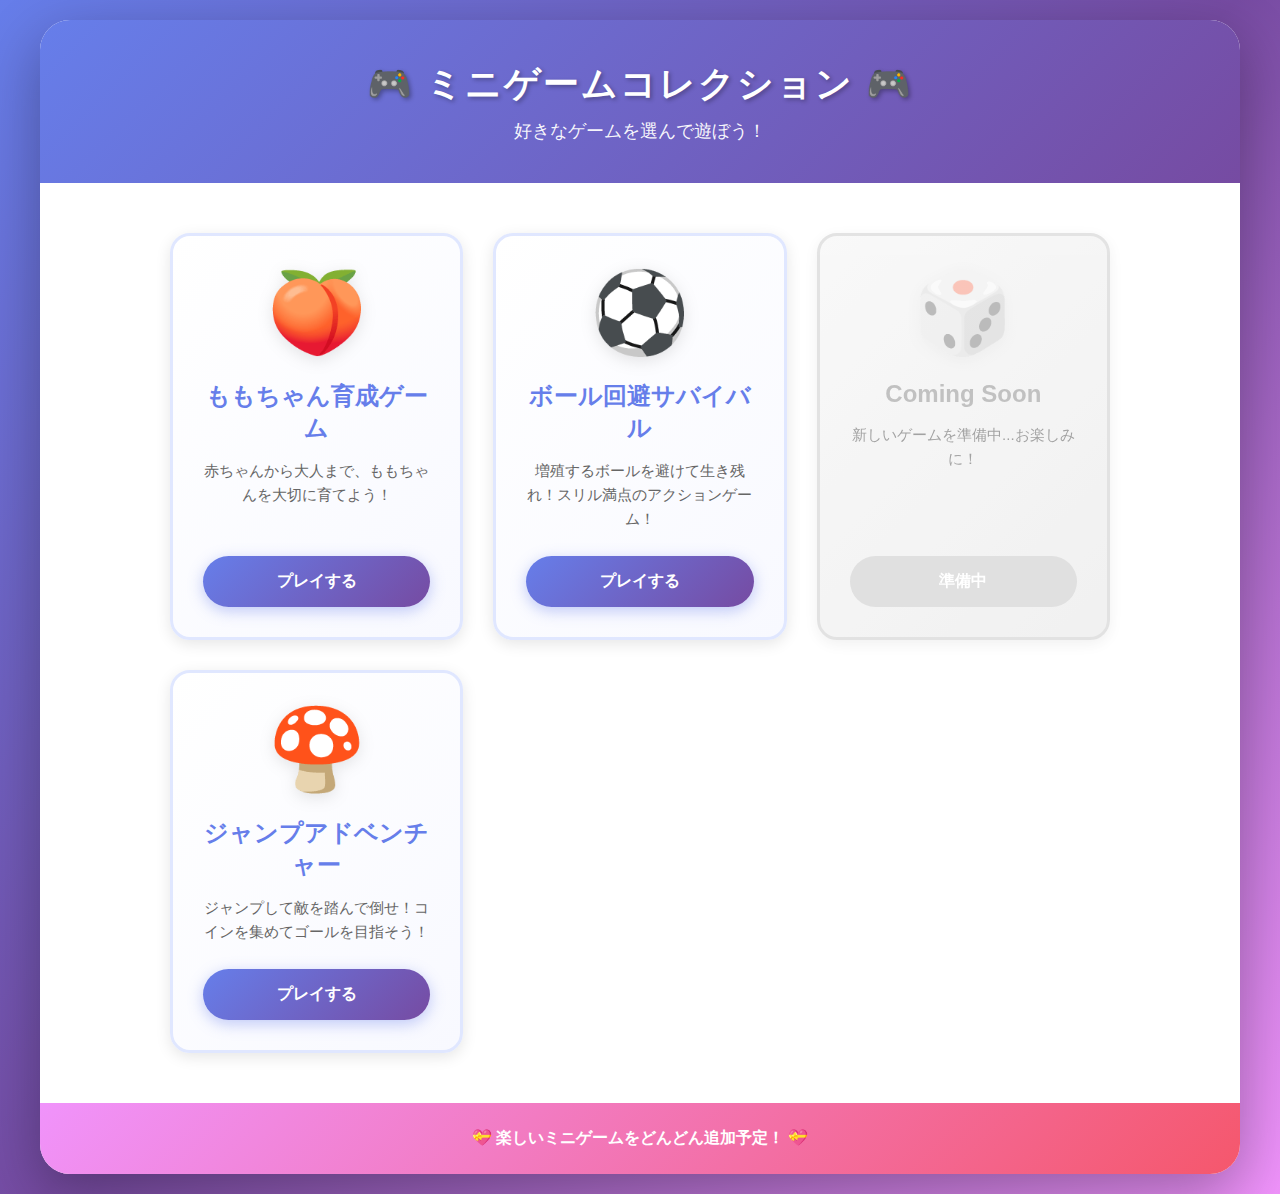
<file: index.html>
<!DOCTYPE html>
<html lang="ja">
<head>
    <meta charset="UTF-8">
    <meta name="viewport" content="width=device-width, initial-scale=1.0">
    <title>ミニゲームコレクション 🎮</title>
    <link rel="stylesheet" href="home.css">
</head>
<body>
    <div class="container">
        <header>
            <h1>🎮 ミニゲームコレクション 🎮</h1>
            <p class="subtitle">好きなゲームを選んで遊ぼう！</p>
        </header>

        <main class="game-grid">
            <!-- ももちゃん育成ゲーム -->
            <div class="game-card">
                <div class="game-icon">🍑</div>
                <h2 class="game-title">ももちゃん育成ゲーム</h2>
                <p class="game-description">
                    赤ちゃんから大人まで、ももちゃんを大切に育てよう！
                </p>
                <a href="momo.html" class="play-button">プレイする</a>
            </div>

            <!-- ボール回避サバイバル -->
            <div class="game-card">
                <div class="game-icon">⚽</div>
                <h2 class="game-title">ボール回避サバイバル</h2>
                <p class="game-description">
                    増殖するボールを避けて生き残れ！スリル満点のアクションゲーム！
                </p>
                <a href="dodge.html" class="play-button">プレイする</a>
            </div>

            <div class="game-card coming-soon">
                <div class="game-icon">🎲</div>
                <h2 class="game-title">Coming Soon</h2>
                <p class="game-description">
                    新しいゲームを準備中...お楽しみに！
                </p>
                <button class="play-button disabled" disabled>準備中</button>
            </div>

            <!-- ジャンプアドベンチャー -->
            <div class="game-card">
                <div class="game-icon">🍄</div>
                <h2 class="game-title">ジャンプアドベンチャー</h2>
                <p class="game-description">
                    ジャンプして敵を踏んで倒せ！コインを集めてゴールを目指そう！
                </p>
                <a href="mario.html" class="play-button">プレイする</a>
            </div>
        </main>

        <footer>
            <p>💝 楽しいミニゲームをどんどん追加予定！ 💝</p>
        </footer>
    </div>
</body>
</html>
</file>
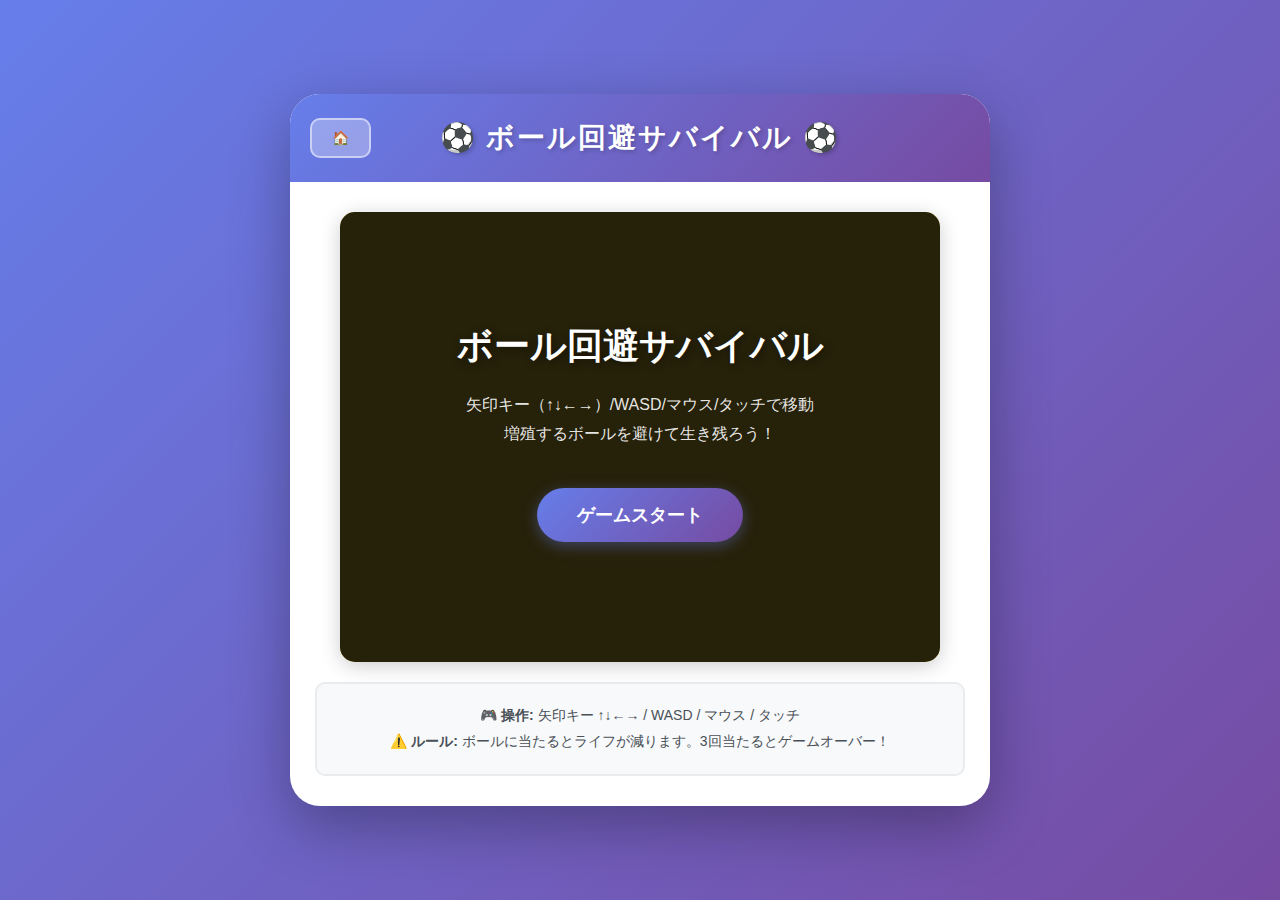
<file: dodge.html>
<!DOCTYPE html>
<html lang="ja">
<head>
    <meta charset="UTF-8">
    <meta name="viewport" content="width=device-width, initial-scale=1.0">
    <title>ボール回避サバイバル ⚽</title>
    <link rel="stylesheet" href="dodge.css">
</head>
<body>
    <div class="container">
        <header>
            <a href="index.html" class="back-button">🏠</a>
            <h1>⚽ ボール回避サバイバル ⚽</h1>
        </header>

        <div class="game-area">
            <!-- ゲーム情報 -->
            <div class="game-info" style="display: none;">
                <div class="info-left">
                    <div class="life-display">
                        <span class="label">ライフ:</span>
                        <span id="lifeDisplay">❤️❤️❤️</span>
                    </div>
                </div>
                <div class="info-right">
                    <div class="score-display">
                        <div class="current-score">
                            <span class="label">生存時間:</span>
                            <span id="currentScore">0</span>秒
                        </div>
                        <div class="best-score">
                            <span class="label">最高記録:</span>
                            <span id="bestScore">0</span>秒
                        </div>
                    </div>
                </div>
            </div>

            <!-- ゲームキャンバス -->
            <div class="canvas-wrapper">
                <canvas id="gameCanvas" width="800" height="600"></canvas>
                
                <!-- スタート画面 -->
                <div id="startScreen" class="overlay-screen">
                    <h2>ボール回避サバイバル</h2>
                    <p class="instructions">
                        矢印キー（↑↓←→）/WASD/マウス/タッチで移動<br>
                        増殖するボールを避けて生き残ろう！
                    </p>
                    <button class="game-button" onclick="startGame()">ゲームスタート</button>
                </div>

                <!-- ゲームオーバー画面 -->
                <div id="gameOverScreen" class="overlay-screen" style="display: none;">
                    <h2>ゲームオーバー</h2>
                    <div class="result">
                        <p class="survival-time">生存時間: <span id="finalScore">0</span>秒</p>
                        <p class="evaluation" id="evaluation">もう少し頑張ろう！</p>
                    </div>
                    <div class="button-group">
                        <button class="game-button retry" onclick="restartGame()">もう一度</button>
                        <button class="game-button home" onclick="location.href='index.html'">ホームへ</button>
                    </div>
                </div>
            </div>

            <!-- 操作説明 -->
            <div class="controls-info">
                <p>🎮 <strong>操作:</strong> 矢印キー ↑↓←→ / WASD / マウス / タッチ</p>
                <p>⚠️ <strong>ルール:</strong> ボールに当たるとライフが減ります。3回当たるとゲームオーバー！</p>
            </div>
        </div>
    </div>

    <script src="dodge.js"></script>
</body>
</html>
</file>
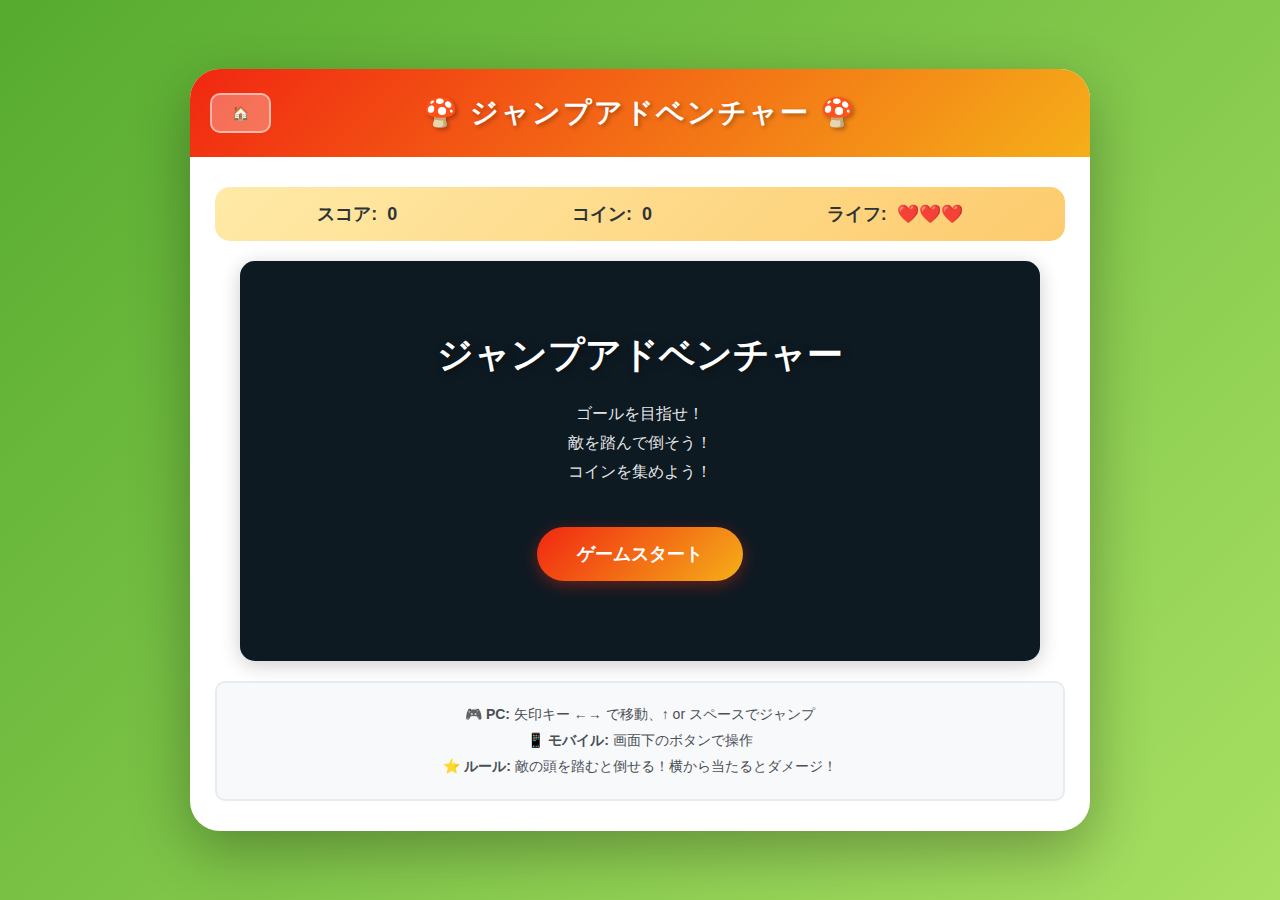
<file: mario.html>
<!DOCTYPE html>
<html lang="ja">
<head>
    <meta charset="UTF-8">
    <meta name="viewport" content="width=device-width, initial-scale=1.0">
    <title>ジャンプアドベンチャー 🍄</title>
    <link rel="stylesheet" href="mario.css">
</head>
<body>
    <div class="container">
        <header>
            <a href="index.html" class="back-button">🏠</a>
            <h1>🍄 ジャンプアドベンチャー 🍄</h1>
        </header>

        <div class="game-area">
            <!-- ゲーム情報 -->
            <div class="game-info">
                <div class="info-item">
                    <span class="label">スコア:</span>
                    <span id="scoreDisplay">0</span>
                </div>
                <div class="info-item">
                    <span class="label">コイン:</span>
                    <span id="coinDisplay">0</span>
                </div>
                <div class="info-item">
                    <span class="label">ライフ:</span>
                    <span id="lifeDisplay">❤️❤️❤️</span>
                </div>
            </div>

            <!-- ゲームキャンバス -->
            <div class="canvas-wrapper">
                <canvas id="gameCanvas" width="800" height="400"></canvas>
                
                <!-- スタート画面 -->
                <div id="startScreen" class="overlay-screen">
                    <h2>ジャンプアドベンチャー</h2>
                    <p class="instructions">
                        ゴールを目指せ！<br>
                        敵を踏んで倒そう！<br>
                        コインを集めよう！
                    </p>
                    <button class="game-button" onclick="startGame()">ゲームスタート</button>
                </div>

                <!-- ゲームオーバー画面 -->
                <div id="gameOverScreen" class="overlay-screen" style="display: none;">
                    <h2>ゲームオーバー</h2>
                    <div class="result">
                        <p class="final-score">スコア: <span id="finalScore">0</span></p>
                        <p class="final-coins">コイン: <span id="finalCoins">0</span></p>
                    </div>
                    <div class="button-group">
                        <button class="game-button retry" onclick="restartGame()">もう一度</button>
                        <button class="game-button home" onclick="location.href='index.html'">ホームへ</button>
                    </div>
                </div>

                <!-- クリア画面 -->
                <div id="clearScreen" class="overlay-screen" style="display: none;">
                    <h2>🎉 ステージクリア！ 🎉</h2>
                    <div class="result">
                        <p class="final-score">スコア: <span id="clearScore">0</span></p>
                        <p class="final-coins">コイン: <span id="clearCoins">0</span></p>
                    </div>
                    <div class="button-group">
                        <button class="game-button retry" onclick="restartGame()">もう一度</button>
                        <button class="game-button home" onclick="location.href='index.html'">ホームへ</button>
                    </div>
                </div>
            </div>

            <!-- モバイル用仮想ボタン -->
            <div class="mobile-controls" id="mobileControls">
                <div class="dpad">
                    <button class="control-btn btn-left" id="btnLeft">◀</button>
                    <button class="control-btn btn-right" id="btnRight">▶</button>
                </div>
                <div class="action-btns">
                    <button class="control-btn btn-jump" id="btnJump">ジャンプ</button>
                </div>
            </div>

            <!-- 操作説明 -->
            <div class="controls-info">
                <p>🎮 <strong>PC:</strong> 矢印キー ←→ で移動、↑ or スペースでジャンプ</p>
                <p>📱 <strong>モバイル:</strong> 画面下のボタンで操作</p>
                <p>⭐ <strong>ルール:</strong> 敵の頭を踏むと倒せる！横から当たるとダメージ！</p>
            </div>
        </div>
    </div>

    <script src="mario.js"></script>
</body>
</html>
</file>
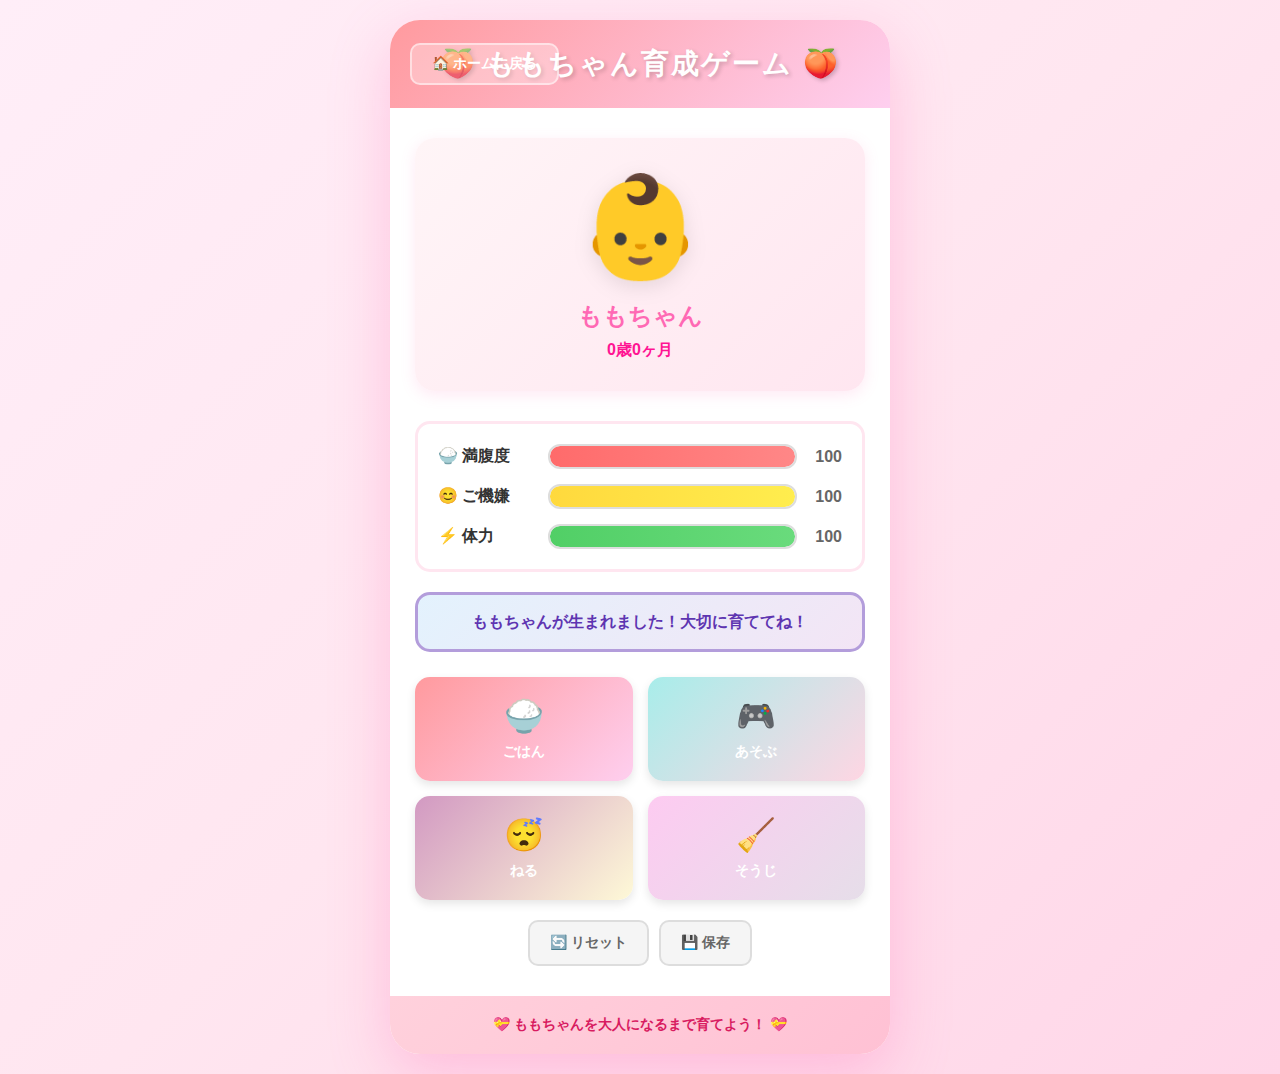
<file: momo.html>
<!DOCTYPE html>
<html lang="ja">
<head>
    <meta charset="UTF-8">
    <meta name="viewport" content="width=device-width, initial-scale=1.0">
    <title>ももちゃん育成ゲーム 🍑</title>
    <link rel="stylesheet" href="style.css">
</head>
<body>
    <div class="container">
        <header>
            <a href="index.html" class="back-button">🏠 ホームに戻る</a>
            <h1>🍑 ももちゃん育成ゲーム 🍑</h1>
        </header>

        <div class="game-area">
            <!-- ももちゃん表示エリア -->
            <div class="character-display">
                <div id="character" class="character">
                    <div class="character-emoji">👶</div>
                    <div class="character-name">ももちゃん</div>
                    <div class="character-age" id="ageDisplay">0歳0ヶ月</div>
                </div>
            </div>

            <!-- ステータス表示 -->
            <div class="status-panel">
                <div class="status-item">
                    <span class="status-label">🍚 満腹度</span>
                    <div class="status-bar">
                        <div id="hungerBar" class="status-fill hunger"></div>
                    </div>
                    <span id="hungerValue" class="status-value">100</span>
                </div>

                <div class="status-item">
                    <span class="status-label">😊 ご機嫌</span>
                    <div class="status-bar">
                        <div id="happinessBar" class="status-fill happiness"></div>
                    </div>
                    <span id="happinessValue" class="status-value">100</span>
                </div>

                <div class="status-item">
                    <span class="status-label">⚡ 体力</span>
                    <div class="status-bar">
                        <div id="energyBar" class="status-fill energy"></div>
                    </div>
                    <span id="energyValue" class="status-value">100</span>
                </div>
            </div>

            <!-- メッセージ表示 -->
            <div class="message-box" id="messageBox">
                <p id="messageText">ももちゃんが生まれました！大切に育ててね！</p>
            </div>

            <!-- 操作ボタン -->
            <div class="action-buttons">
                <button class="action-btn feed-btn" onclick="feedMomo()">
                    <span class="btn-icon">🍚</span>
                    <span class="btn-text">ごはん</span>
                </button>
                <button class="action-btn play-btn" onclick="playWithMomo()">
                    <span class="btn-icon">🎮</span>
                    <span class="btn-text">あそぶ</span>
                </button>
                <button class="action-btn sleep-btn" onclick="sleepMomo()">
                    <span class="btn-icon">😴</span>
                    <span class="btn-text">ねる</span>
                </button>
                <button class="action-btn clean-btn" onclick="cleanRoom()">
                    <span class="btn-icon">🧹</span>
                    <span class="btn-text">そうじ</span>
                </button>
            </div>

            <!-- ゲーム情報 -->
            <div class="game-info">
                <button class="info-btn" onclick="resetGame()">🔄 リセット</button>
                <button class="info-btn" onclick="saveGame()">💾 保存</button>
            </div>
        </div>

        <footer>
            <p>💝 ももちゃんを大人になるまで育てよう！ 💝</p>
        </footer>
    </div>

    <script src="script.js"></script>
</body>
</html>
</file>
<file: home.css>
* {
    margin: 0;
    padding: 0;
    box-sizing: border-box;
}

body {
    font-family: 'Segoe UI', 'Hiragino Sans', 'Yu Gothic UI', sans-serif;
    background: linear-gradient(135deg, #667eea 0%, #764ba2 50%, #f093fb 100%);
    min-height: 100vh;
    display: flex;
    justify-content: center;
    align-items: center;
    padding: 20px;
}

.container {
    width: 100%;
    max-width: 1200px;
    background: white;
    border-radius: 30px;
    box-shadow: 0 20px 60px rgba(0, 0, 0, 0.3);
    overflow: hidden;
}

header {
    background: linear-gradient(135deg, #667eea 0%, #764ba2 100%);
    padding: 40px 25px;
    text-align: center;
}

header h1 {
    color: white;
    font-size: 36px;
    text-shadow: 2px 2px 4px rgba(0, 0, 0, 0.3);
    letter-spacing: 2px;
    margin-bottom: 10px;
}

.subtitle {
    color: rgba(255, 255, 255, 0.95);
    font-size: 18px;
    font-weight: 500;
}

main {
    padding: 50px 30px;
}

.game-grid {
    display: grid;
    grid-template-columns: repeat(auto-fill, minmax(280px, 1fr));
    gap: 30px;
    max-width: 1000px;
    margin: 0 auto;
}

/* ゲームカード */
.game-card {
    background: linear-gradient(135deg, #ffffff 0%, #f8f9ff 100%);
    border: 3px solid #e0e7ff;
    border-radius: 20px;
    padding: 30px;
    text-align: center;
    transition: all 0.3s ease;
    box-shadow: 0 4px 15px rgba(0, 0, 0, 0.1);
    display: flex;
    flex-direction: column;
    justify-content: space-between;
    min-height: 320px;
}

.game-card:hover {
    transform: translateY(-5px);
    box-shadow: 0 8px 25px rgba(102, 126, 234, 0.3);
    border-color: #667eea;
}

.game-card.coming-soon {
    opacity: 0.6;
    background: linear-gradient(135deg, #f5f5f5 0%, #e8e8e8 100%);
    border-color: #d0d0d0;
}

.game-card.coming-soon:hover {
    transform: none;
    box-shadow: 0 4px 15px rgba(0, 0, 0, 0.1);
}

.game-icon {
    font-size: 80px;
    margin-bottom: 20px;
    filter: drop-shadow(0 4px 8px rgba(0, 0, 0, 0.1));
    animation: bounce 2s ease-in-out infinite;
}

.coming-soon .game-icon {
    animation: none;
    opacity: 0.5;
}

@keyframes bounce {
    0%, 100% {
        transform: translateY(0);
    }
    50% {
        transform: translateY(-10px);
    }
}

.game-title {
    font-size: 24px;
    color: #667eea;
    margin-bottom: 15px;
    font-weight: bold;
}

.coming-soon .game-title {
    color: #999;
}

.game-description {
    font-size: 15px;
    color: #666;
    line-height: 1.6;
    margin-bottom: 25px;
    flex-grow: 1;
}

/* プレイボタン */
.play-button {
    display: inline-block;
    padding: 15px 40px;
    background: linear-gradient(135deg, #667eea 0%, #764ba2 100%);
    color: white;
    text-decoration: none;
    border: none;
    border-radius: 50px;
    font-size: 16px;
    font-weight: bold;
    cursor: pointer;
    transition: all 0.3s ease;
    box-shadow: 0 4px 15px rgba(102, 126, 234, 0.4);
}

.play-button:hover {
    transform: scale(1.05);
    box-shadow: 0 6px 20px rgba(102, 126, 234, 0.6);
}

.play-button:active {
    transform: scale(0.98);
}

.play-button.disabled {
    background: #ccc;
    cursor: not-allowed;
    box-shadow: none;
}

.play-button.disabled:hover {
    transform: none;
}

footer {
    background: linear-gradient(135deg, #f093fb 0%, #f5576c 100%);
    padding: 25px;
    text-align: center;
}

footer p {
    color: white;
    font-size: 16px;
    font-weight: 600;
}

/* レスポンシブ対応 */
@media (max-width: 768px) {
    header h1 {
        font-size: 28px;
    }

    .subtitle {
        font-size: 16px;
    }

    .game-grid {
        grid-template-columns: 1fr;
        gap: 20px;
    }

    main {
        padding: 30px 20px;
    }
}

@media (min-width: 768px) and (max-width: 1024px) {
    .game-grid {
        grid-template-columns: repeat(2, 1fr);
    }
}
</file>
<file: dodge.css>
* {
    margin: 0;
    padding: 0;
    box-sizing: border-box;
}

body {
    font-family: 'Segoe UI', 'Hiragino Sans', 'Yu Gothic UI', sans-serif;
    background: linear-gradient(135deg, #667eea 0%, #764ba2 100%);
    min-height: 100vh;
    display: flex;
    justify-content: center;
    align-items: center;
    padding: 20px;
}

.container {
    width: 100%;
    max-width: 700px;
    background: white;
    border-radius: 30px;
    box-shadow: 0 20px 60px rgba(0, 0, 0, 0.3);
    overflow: hidden;
}

header {
    background: linear-gradient(135deg, #667eea 0%, #764ba2 100%);
    padding: 25px;
    text-align: center;
    position: relative;
}

.back-button {
    display: inline-block;
    position: absolute;
    left: 20px;
    top: 50%;
    transform: translateY(-50%);
    padding: 10px 20px;
    background: rgba(255, 255, 255, 0.3);
    color: white;
    text-decoration: none;
    border-radius: 10px;
    font-size: 14px;
    font-weight: bold;
    transition: all 0.2s ease;
    border: 2px solid rgba(255, 255, 255, 0.5);
}

.back-button:hover {
    background: rgba(255, 255, 255, 0.5);
    transform: translateY(-50%) scale(1.05);
}

header h1 {
    color: white;
    font-size: 28px;
    text-shadow: 2px 2px 4px rgba(0, 0, 0, 0.2);
    letter-spacing: 2px;
}

.game-area {
    padding: 30px 25px;
}

/* ゲーム情報エリア */
.game-info {
    display: flex;
    justify-content: space-between;
    align-items: center;
    margin-bottom: 20px;
    padding: 15px;
    background: linear-gradient(135deg, #f5f7fa 0%, #c3cfe2 100%);
    border-radius: 15px;
}

.life-display {
    font-size: 20px;
    font-weight: bold;
}

.life-display .label {
    color: #666;
    margin-right: 8px;
}

.score-display {
    text-align: right;
}

.current-score, .best-score {
    font-size: 16px;
    font-weight: bold;
    margin-bottom: 5px;
}

.current-score {
    color: #667eea;
    font-size: 18px;
}

.best-score {
    color: #999;
    font-size: 14px;
}

.label {
    font-weight: normal;
    color: #666;
    margin-right: 5px;
}

/* キャンバスエリア */
.canvas-wrapper {
    position: relative;
    width: 100%;
    max-width: 600px;
    margin: 0 auto 20px;
    border-radius: 15px;
    overflow: hidden;
    box-shadow: 0 4px 20px rgba(0, 0, 0, 0.2);
}

#gameCanvas {
    display: block;
    width: 100%;
    height: auto;
    background: #ffd93d;
    cursor: none;
    touch-action: none;
}

/* オーバーレイ画面 */
.overlay-screen {
    position: absolute;
    top: 0;
    left: 0;
    width: 100%;
    height: 100%;
    background: rgba(0, 0, 0, 0.85);
    display: flex;
    flex-direction: column;
    justify-content: center;
    align-items: center;
    color: white;
    padding: 30px;
    text-align: center;
}

.overlay-screen h2 {
    font-size: 36px;
    margin-bottom: 20px;
    text-shadow: 2px 2px 8px rgba(0, 0, 0, 0.5);
}

.instructions {
    font-size: 16px;
    line-height: 1.8;
    margin-bottom: 30px;
    color: rgba(255, 255, 255, 0.9);
}

/* ゲームオーバー画面 */
.result {
    margin-bottom: 30px;
}

.survival-time {
    font-size: 28px;
    font-weight: bold;
    color: #ffd93d;
    margin-bottom: 15px;
}

.evaluation {
    font-size: 20px;
    color: #51cf66;
    font-weight: bold;
}

/* ボタン */
.game-button {
    padding: 15px 40px;
    background: linear-gradient(135deg, #667eea 0%, #764ba2 100%);
    color: white;
    border: none;
    border-radius: 50px;
    font-size: 18px;
    font-weight: bold;
    cursor: pointer;
    transition: all 0.3s ease;
    box-shadow: 0 4px 15px rgba(102, 126, 234, 0.4);
    margin: 10px;
}

.game-button:hover {
    transform: scale(1.05);
    box-shadow: 0 6px 20px rgba(102, 126, 234, 0.6);
}

.game-button:active {
    transform: scale(0.98);
}

.game-button.retry {
    background: linear-gradient(135deg, #f093fb 0%, #f5576c 100%);
}

.game-button.home {
    background: linear-gradient(135deg, #4facfe 0%, #00f2fe 100%);
}

.button-group {
    display: flex;
    gap: 10px;
    justify-content: center;
}

/* 操作説明 */
.controls-info {
    background: #f8f9fa;
    border: 2px solid #e9ecef;
    border-radius: 10px;
    padding: 15px;
    text-align: center;
}

.controls-info p {
    margin: 8px 0;
    color: #495057;
    font-size: 14px;
}

/* レスポンシブ対応 */
@media (max-width: 640px) {
    header h1 {
        font-size: 22px;
    }

    .back-button {
        padding: 8px 15px;
        font-size: 12px;
    }

    .game-info {
        flex-direction: column;
        gap: 10px;
        text-align: center;
    }

    .score-display {
        text-align: center;
    }

    .overlay-screen h2 {
        font-size: 28px;
    }

    .survival-time {
        font-size: 24px;
    }

    .evaluation {
        font-size: 18px;
    }

    .button-group {
        flex-direction: column;
    }

    .game-button {
        width: 100%;
    }
}
</file>
<file: mario.css>
* {
    margin: 0;
    padding: 0;
    box-sizing: border-box;
}

body {
    font-family: 'Segoe UI', 'Hiragino Sans', 'Yu Gothic UI', sans-serif;
    background: linear-gradient(135deg, #56ab2f 0%, #a8e063 100%);
    min-height: 100vh;
    display: flex;
    justify-content: center;
    align-items: center;
    padding: 20px;
}

.container {
    width: 100%;
    max-width: 900px;
    background: white;
    border-radius: 30px;
    box-shadow: 0 20px 60px rgba(0, 0, 0, 0.3);
    overflow: hidden;
}

header {
    background: linear-gradient(135deg, #f12711 0%, #f5af19 100%);
    padding: 25px;
    text-align: center;
    position: relative;
}

.back-button {
    display: inline-block;
    position: absolute;
    left: 20px;
    top: 50%;
    transform: translateY(-50%);
    padding: 10px 20px;
    background: rgba(255, 255, 255, 0.3);
    color: white;
    text-decoration: none;
    border-radius: 10px;
    font-size: 14px;
    font-weight: bold;
    transition: all 0.2s ease;
    border: 2px solid rgba(255, 255, 255, 0.5);
}

.back-button:hover {
    background: rgba(255, 255, 255, 0.5);
    transform: translateY(-50%) scale(1.05);
}

header h1 {
    color: white;
    font-size: 28px;
    text-shadow: 2px 2px 4px rgba(0, 0, 0, 0.3);
    letter-spacing: 2px;
}

.game-area {
    padding: 30px 25px;
}

/* ゲーム情報 */
.game-info {
    display: flex;
    justify-content: space-around;
    align-items: center;
    margin-bottom: 20px;
    padding: 15px;
    background: linear-gradient(135deg, #ffeaa7 0%, #fdcb6e 100%);
    border-radius: 15px;
}

.info-item {
    font-size: 18px;
    font-weight: bold;
    color: #2d3436;
}

.label {
    margin-right: 5px;
}

/* キャンバス */
.canvas-wrapper {
    position: relative;
    width: 100%;
    max-width: 800px;
    margin: 0 auto 20px;
    border-radius: 15px;
    overflow: hidden;
    box-shadow: 0 4px 20px rgba(0, 0, 0, 0.2);
}

#gameCanvas {
    display: block;
    width: 100%;
    height: auto;
    background: #5dade2;
}

/* オーバーレイ画面 */
.overlay-screen {
    position: absolute;
    top: 0;
    left: 0;
    width: 100%;
    height: 100%;
    background: rgba(0, 0, 0, 0.85);
    display: flex;
    flex-direction: column;
    justify-content: center;
    align-items: center;
    color: white;
    padding: 30px;
    text-align: center;
}

.overlay-screen h2 {
    font-size: 36px;
    margin-bottom: 20px;
    text-shadow: 2px 2px 8px rgba(0, 0, 0, 0.5);
}

.instructions {
    font-size: 16px;
    line-height: 1.8;
    margin-bottom: 30px;
    color: rgba(255, 255, 255, 0.9);
}

.result {
    margin-bottom: 30px;
}

.final-score, .final-coins {
    font-size: 24px;
    font-weight: bold;
    color: #ffd93d;
    margin-bottom: 10px;
}

/* ボタン */
.game-button {
    padding: 15px 40px;
    background: linear-gradient(135deg, #f12711 0%, #f5af19 100%);
    color: white;
    border: none;
    border-radius: 50px;
    font-size: 18px;
    font-weight: bold;
    cursor: pointer;
    transition: all 0.3s ease;
    box-shadow: 0 4px 15px rgba(241, 39, 17, 0.4);
    margin: 10px;
}

.game-button:hover {
    transform: scale(1.05);
    box-shadow: 0 6px 20px rgba(241, 39, 17, 0.6);
}

.game-button:active {
    transform: scale(0.98);
}

.game-button.retry {
    background: linear-gradient(135deg, #f093fb 0%, #f5576c 100%);
}

.game-button.home {
    background: linear-gradient(135deg, #4facfe 0%, #00f2fe 100%);
}

.button-group {
    display: flex;
    gap: 10px;
    justify-content: center;
}

/* モバイル用仮想ボタン */
.mobile-controls {
    display: none;
    justify-content: space-between;
    align-items: center;
    padding: 20px;
    background: linear-gradient(135deg, #e3f2fd 0%, #bbdefb 100%);
    border-radius: 15px;
    margin-bottom: 20px;
    gap: 20px;
}

.dpad {
    display: flex;
    gap: 15px;
}

.action-btns {
    display: flex;
    gap: 15px;
}

.control-btn {
    width: 70px;
    height: 70px;
    border: none;
    border-radius: 15px;
    font-size: 18px;
    font-weight: bold;
    cursor: pointer;
    transition: all 0.1s ease;
    box-shadow: 0 4px 10px rgba(0, 0, 0, 0.2);
    user-select: none;
    -webkit-user-select: none;
    touch-action: manipulation;
}

.btn-left, .btn-right {
    background: linear-gradient(135deg, #667eea 0%, #764ba2 100%);
    color: white;
    font-size: 24px;
}

.btn-jump {
    background: linear-gradient(135deg, #f12711 0%, #f5af19 100%);
    color: white;
    width: 90px;
}

.control-btn:active {
    transform: scale(0.95);
    box-shadow: 0 2px 5px rgba(0, 0, 0, 0.3);
}

/* 操作説明 */
.controls-info {
    background: #f8f9fa;
    border: 2px solid #e9ecef;
    border-radius: 10px;
    padding: 15px;
    text-align: center;
}

.controls-info p {
    margin: 8px 0;
    color: #495057;
    font-size: 14px;
}

/* モバイル対応 */
@media (max-width: 768px) {
    header h1 {
        font-size: 22px;
    }

    .back-button {
        padding: 8px 15px;
        font-size: 12px;
    }

    .game-info {
        flex-direction: column;
        gap: 10px;
    }

    .mobile-controls {
        display: flex;
    }

    .overlay-screen h2 {
        font-size: 28px;
    }

    .button-group {
        flex-direction: column;
    }

    .game-button {
        width: 100%;
    }
}

@media (min-width: 769px) {
    .mobile-controls {
        display: none !important;
    }
}
</file>
<file: style.css>
* {
    margin: 0;
    padding: 0;
    box-sizing: border-box;
}

body {
    font-family: 'Segoe UI', 'Hiragino Sans', 'Yu Gothic UI', sans-serif;
    background: linear-gradient(135deg, #ffeef8 0%, #ffe6f0 50%, #ffd6e8 100%);
    min-height: 100vh;
    display: flex;
    justify-content: center;
    align-items: center;
    padding: 20px;
}

.container {
    width: 100%;
    max-width: 500px;
    background: white;
    border-radius: 30px;
    box-shadow: 0 20px 60px rgba(255, 105, 180, 0.3);
    overflow: hidden;
}

header {
    background: linear-gradient(135deg, #ff9a9e 0%, #fecfef 100%);
    padding: 25px;
    text-align: center;
    position: relative;
}

.back-button {
    display: inline-block;
    position: absolute;
    left: 20px;
    top: 50%;
    transform: translateY(-50%);
    padding: 10px 20px;
    background: rgba(255, 255, 255, 0.3);
    color: white;
    text-decoration: none;
    border-radius: 10px;
    font-size: 14px;
    font-weight: bold;
    transition: all 0.2s ease;
    border: 2px solid rgba(255, 255, 255, 0.5);
}

.back-button:hover {
    background: rgba(255, 255, 255, 0.5);
    transform: translateY(-50%) scale(1.05);
}

header h1 {
    color: white;
    font-size: 28px;
    text-shadow: 2px 2px 4px rgba(0, 0, 0, 0.2);
    letter-spacing: 2px;
}

.game-area {
    padding: 30px 25px;
}

/* キャラクター表示 */
.character-display {
    text-align: center;
    margin-bottom: 30px;
    background: linear-gradient(135deg, #fff5f7 0%, #ffe6f0 100%);
    padding: 30px;
    border-radius: 20px;
    box-shadow: 0 4px 15px rgba(255, 105, 180, 0.15);
}

.character {
    animation: float 3s ease-in-out infinite;
}

.character-emoji {
    font-size: 100px;
    margin-bottom: 15px;
    filter: drop-shadow(0 5px 10px rgba(0, 0, 0, 0.1));
}

.character-name {
    font-size: 24px;
    font-weight: bold;
    color: #ff69b4;
    margin-bottom: 8px;
}

.character-age {
    font-size: 16px;
    color: #ff1493;
    font-weight: 600;
}

@keyframes float {
    0%, 100% {
        transform: translateY(0px);
    }
    50% {
        transform: translateY(-10px);
    }
}

/* ステータスパネル */
.status-panel {
    background: #fff;
    border: 3px solid #ffe6f0;
    border-radius: 15px;
    padding: 20px;
    margin-bottom: 20px;
}

.status-item {
    display: flex;
    align-items: center;
    margin-bottom: 15px;
    gap: 10px;
}

.status-item:last-child {
    margin-bottom: 0;
}

.status-label {
    font-size: 16px;
    font-weight: bold;
    min-width: 100px;
    color: #333;
}

.status-bar {
    flex: 1;
    height: 25px;
    background: #f0f0f0;
    border-radius: 12px;
    overflow: hidden;
    border: 2px solid #ddd;
}

.status-fill {
    height: 100%;
    transition: width 0.3s ease;
    border-radius: 10px;
}

.status-fill.hunger {
    background: linear-gradient(90deg, #ff6b6b, #ff8787);
}

.status-fill.happiness {
    background: linear-gradient(90deg, #ffd93d, #ffed4e);
}

.status-fill.energy {
    background: linear-gradient(90deg, #51cf66, #69db7c);
}

.status-value {
    min-width: 35px;
    text-align: right;
    font-weight: bold;
    color: #666;
}

/* メッセージボックス */
.message-box {
    background: linear-gradient(135deg, #e3f2fd 0%, #f3e5f5 100%);
    border: 3px solid #b39ddb;
    border-radius: 15px;
    padding: 15px 20px;
    margin-bottom: 25px;
    min-height: 60px;
    display: flex;
    align-items: center;
    justify-content: center;
}

.message-box p {
    color: #5e35b1;
    font-size: 16px;
    font-weight: 600;
    text-align: center;
    line-height: 1.5;
}

/* アクションボタン */
.action-buttons {
    display: grid;
    grid-template-columns: repeat(2, 1fr);
    gap: 15px;
    margin-bottom: 20px;
}

.action-btn {
    padding: 20px;
    border: none;
    border-radius: 15px;
    font-size: 16px;
    font-weight: bold;
    cursor: pointer;
    transition: all 0.3s ease;
    display: flex;
    flex-direction: column;
    align-items: center;
    gap: 8px;
    box-shadow: 0 4px 10px rgba(0, 0, 0, 0.1);
}

.btn-icon {
    font-size: 32px;
}

.btn-text {
    font-size: 14px;
}

.feed-btn {
    background: linear-gradient(135deg, #ff9a9e 0%, #fecfef 100%);
    color: white;
}

.play-btn {
    background: linear-gradient(135deg, #a8edea 0%, #fed6e3 100%);
    color: white;
}

.sleep-btn {
    background: linear-gradient(135deg, #d299c2 0%, #fef9d7 100%);
    color: white;
}

.clean-btn {
    background: linear-gradient(135deg, #fdcbf1 0%, #e6dee9 100%);
    color: white;
}

.action-btn:hover {
    transform: translateY(-3px);
    box-shadow: 0 6px 20px rgba(0, 0, 0, 0.2);
}

.action-btn:active {
    transform: translateY(0px);
}

.action-btn:disabled {
    opacity: 0.5;
    cursor: not-allowed;
}

/* ゲーム情報ボタン */
.game-info {
    display: flex;
    gap: 10px;
    justify-content: center;
}

.info-btn {
    padding: 12px 20px;
    background: #f5f5f5;
    border: 2px solid #ddd;
    border-radius: 10px;
    font-size: 14px;
    font-weight: bold;
    color: #666;
    cursor: pointer;
    transition: all 0.2s ease;
}

.info-btn:hover {
    background: #e0e0e0;
    border-color: #bbb;
}

footer {
    background: linear-gradient(135deg, #ffd1dc 0%, #ffc1d4 100%);
    padding: 20px;
    text-align: center;
}

footer p {
    color: #d81b60;
    font-size: 14px;
    font-weight: 600;
}

/* レスポンシブ対応 */
@media (max-width: 480px) {
    body {
        padding: 10px;
    }

    .container {
        border-radius: 20px;
    }

    header {
        padding: 15px;
    }

    header h1 {
        font-size: 20px;
        letter-spacing: 1px;
    }

    .back-button {
        padding: 8px 12px;
        font-size: 12px;
        left: 10px;
    }

    .game-area {
        padding: 20px 15px;
    }

    .character-emoji {
        font-size: 70px;
    }

    .character-name {
        font-size: 20px;
    }

    .character-age {
        font-size: 14px;
    }

    .status-label {
        font-size: 14px;
        min-width: 80px;
    }

    .status-bar {
        height: 20px;
    }

    .action-buttons {
        grid-template-columns: repeat(2, 1fr);
        gap: 10px;
    }

    .action-btn {
        padding: 15px;
    }

    .btn-icon {
        font-size: 28px;
    }

    .btn-text {
        font-size: 13px;
    }
}
</file>
